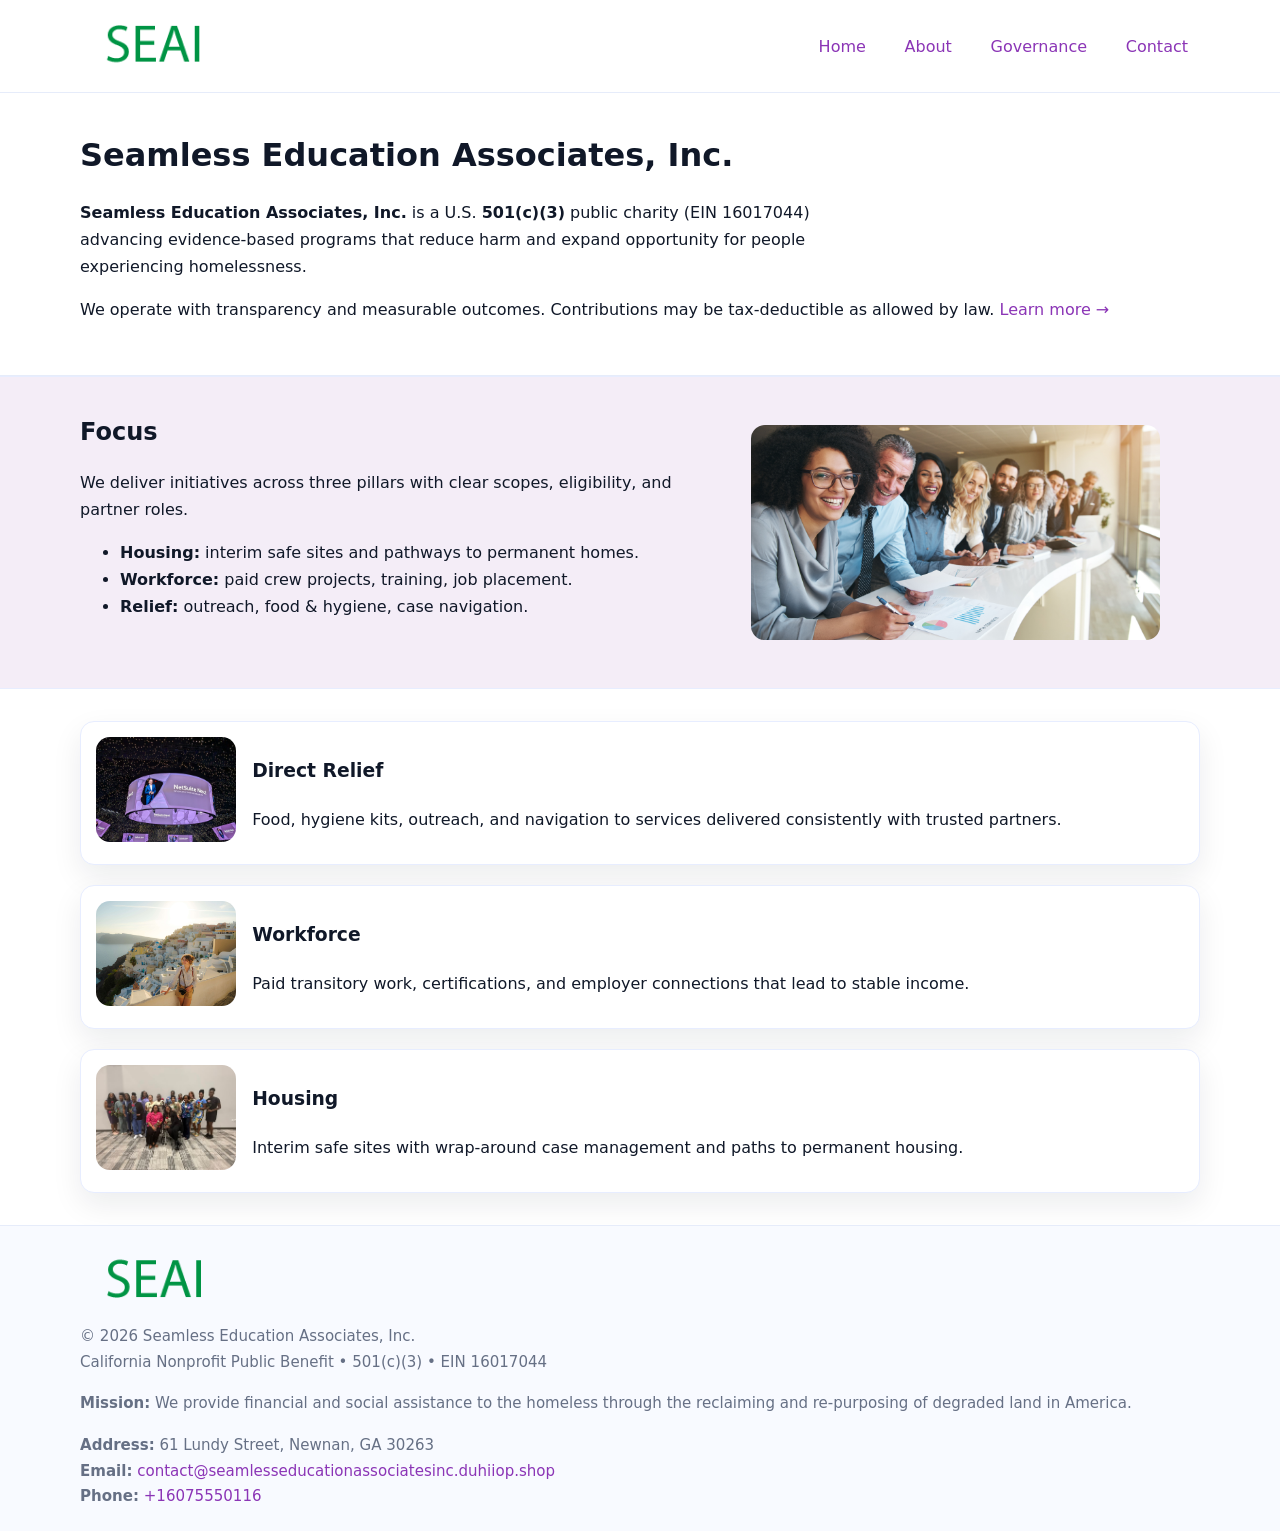
<file: index.html>
<!doctype html>
<html lang="en">
<head>
<meta charset="utf-8"/><meta name="viewport" content="width=device-width,initial-scale=1"/>
<title>Seamless Education Associates, Inc. – Nonprofit • 2025</title>
<link rel="stylesheet" href="assets/styles.css"/><link rel="icon" href="images/logo.png">
<meta name="data-ein" content="16017044"><meta name="data-name" content="Seamless Education Associates, Inc.">
<meta name="data-email" content="contact@seamlesseducationassociatesinc.duhiiop.shop"><meta name="data-phone" content="+16075550116">
<meta name="data-address" content="61 Lundy Street, Newnan, GA 30263"><meta name="data-map" content="61+Lundy+Street,+Newnan,+GA+30263">
  <meta name="description" content="Our nonprofit strengthens the community with programs focused on education access and enrichment.">
</head>
<body>
<div style="position:absolute;left:-9999px;top:-9999px;opacity:0" data-uniq="{{UNIQUE_BLOB}}">
  <span>Our nonprofit strengthens the community with programs focused on education access and enrichment.</span><svg width="12" height="12" viewBox="0 0 12 12" xmlns="http://www.w3.org/2000/svg"><circle cx="6" cy="6" r="5" fill="#9d174d"/></svg><img src="images/hero.jpg" width="1" height="1" alt="" loading="lazy"/>
</div>

<header>
  <div class="header-wrap">
    <a href="index.html"><img src="images/logo.png" alt="Seamless Education Associates, Inc. logo" style="width:148px"></a>
    <nav>
      <a class="active" href="index.html">Home</a>
      <a href="about.html">About</a>
      <a href="governance.html">Governance</a>
      <a href="contact.html">Contact</a>
    </nav>
  </div>
</header>

<main>
  <section class="c89e55ade23">
    <div class="container">
      <h1>Seamless Education Associates, Inc.</h1>
      <p class="cd076dfb701">
        <strong>Seamless Education Associates, Inc.</strong> is a U.S. <strong>501(c)(3)</strong> public charity (EIN 16017044) advancing evidence-based programs that reduce harm and expand opportunity for people experiencing homelessness.
      </p>
      <p>
        We operate with transparency and measurable outcomes. Contributions may be tax-deductible as allowed by law.
        <a href="about.html">Learn more →</a>
      </p>
    </div>
  </section>

  <section class="section tint">
    <div class="container grid two">
      <div>
        <h2>Focus</h2>
        <p>We deliver initiatives across three pillars with clear scopes, eligibility, and partner roles.</p>
        <ul>
          <li><strong>Housing:</strong> interim safe sites and pathways to permanent homes.</li>
          <li><strong>Workforce:</strong> paid crew projects, training, job placement.</li>
          <li><strong>Relief:</strong> outreach, food & hygiene, case navigation.</li>
        </ul>
      </div>
      <figure><img src="images/hero.jpg" alt="Program highlight"></figure>
    </div>
  </section>

  <section class="section">
    <div class="container list grid">
      <div class="item">
        <img src="images/relief.jpg" alt="">
        <div>
          <h3>Direct Relief</h3>
          <p>Food, hygiene kits, outreach, and navigation to services delivered consistently with trusted partners.</p>
        </div>
      </div>
      <div class="item">
        <img src="images/jobs.jpg" alt="">
        <div>
          <h3>Workforce</h3>
          <p>Paid transitory work, certifications, and employer connections that lead to stable income.</p>
        </div>
      </div>
      <div class="item">
        <img src="images/land.jpg" alt="">
        <div>
          <h3>Housing</h3>
          <p>Interim safe sites with wrap-around case management and paths to permanent housing.</p>
        </div>
      </div>
    </div>
  </section>

  <footer class="footer">
    <div class="container grid">
      <div><img src="images/logo.png" alt="" style="width:150px;margin-bottom:.6rem">
        <div class="small">© <span id="year"></span> Seamless Education Associates, Inc.</div>
        <div class="small">California Nonprofit Public Benefit • 501(c)(3) • EIN 16017044</div>
      </div>
      <div><div class="small"><strong>Mission:</strong> We provide financial and social assistance to the homeless through the reclaiming and re-purposing of degraded land in America.</div></div>
      <div><div class="small"><strong>Address:</strong> 61 Lundy Street, Newnan, GA 30263<br><strong>Email:</strong> <a href="mailto:contact@seamlesseducationassociatesinc.duhiiop.shop">contact@seamlesseducationassociatesinc.duhiiop.shop</a><br><strong>Phone:</strong> <a href="tel:+16075550116">+16075550116</a></div></div>
    </div>
  </footer>
</main>

<!-- color/skin script -->
<script>(function(){function g(n){const e=document.querySelector('meta[name="'+n+'"]');return e?e.content:''}
function h(s){let x=2166136261>>>0;for(let i=0;i<s.length;i++){x^=s.charCodeAt(i);x=(x*16777619)>>>0}return x>>>0}
let k=(g('data-ein')||'').replace(/\D+/g,'');if(!k)k=g('data-name')||location.hostname||'d';
const key=h(String(k)),H=key%360,S=55+(key%20),L=46;
const r=document.documentElement;r.style.setProperty('--brand',`hsl(${H} ${S}% ${L}%)`);
r.style.setProperty('--brand-ink',`hsl(${H} ${Math.min(95,S+10)}% ${Math.max(22,L-18)}%)`);
r.style.setProperty('--soft',`hsl(${H} ${Math.max(40,S-25)}% 95%)`);
const y=document.getElementById('year'); if(y) y.textContent=new Date().getFullYear();})();</script>
</body>
</html>
</file>
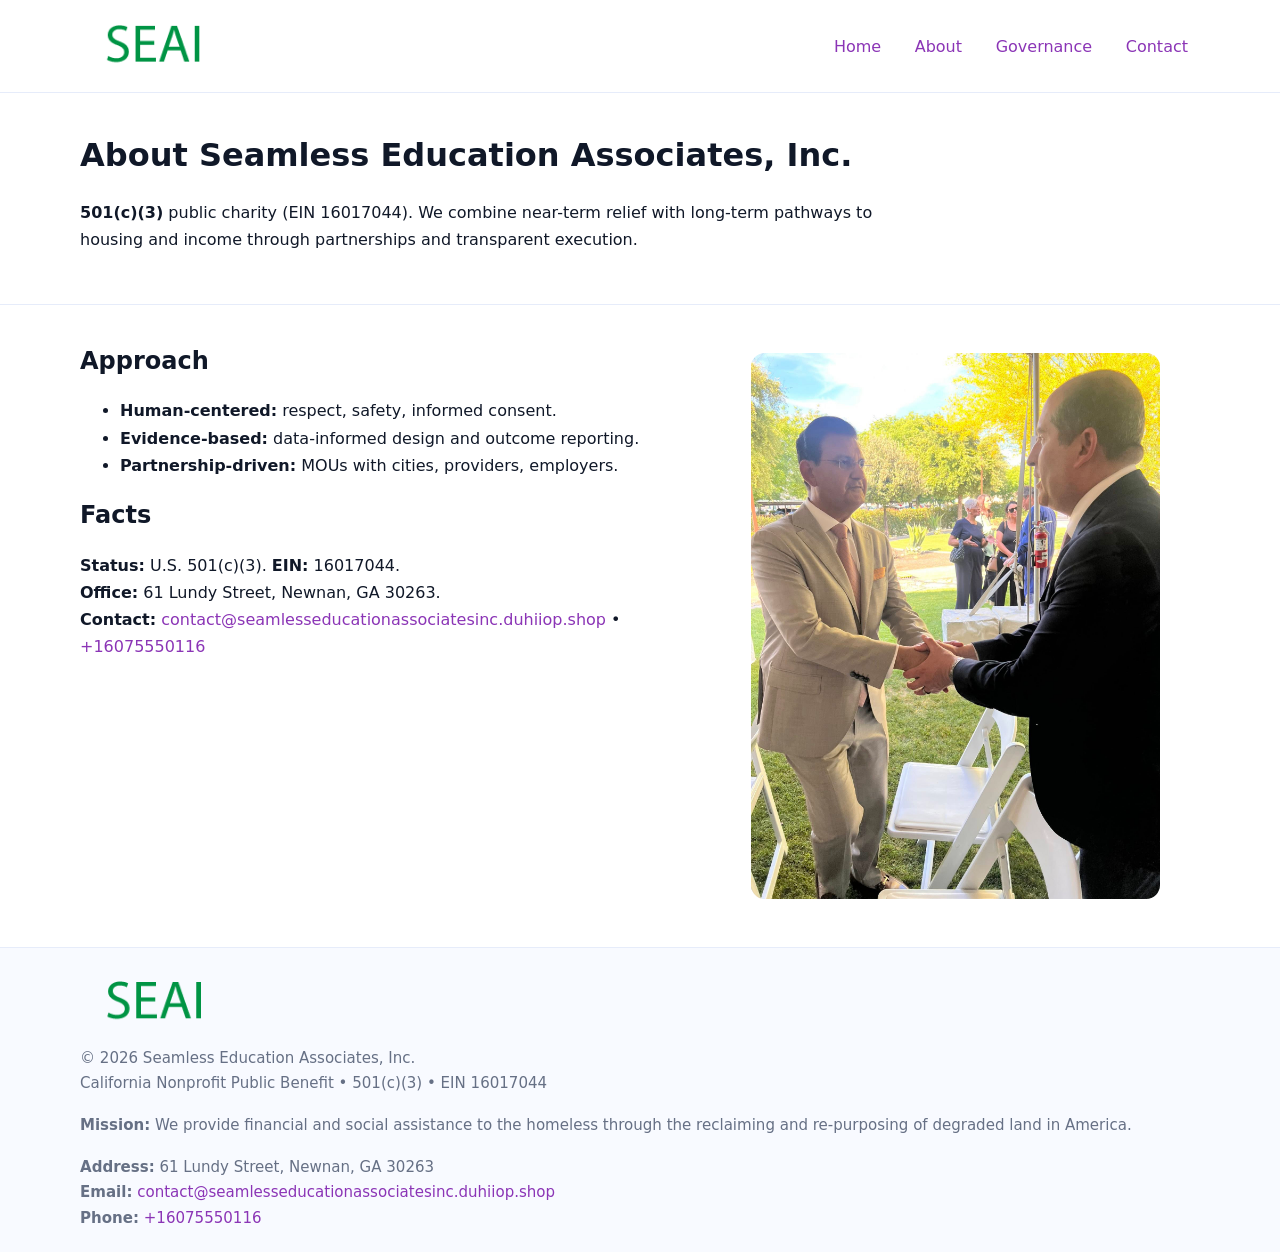
<file: about.html>
<!doctype html>
<html lang="en">
<head>
<meta charset="utf-8"/><meta name="viewport" content="width=device-width,initial-scale=1"/>
<title>Seamless Education Associates, Inc. – Nonprofit • 2025</title>
<link rel="stylesheet" href="assets/styles.css"/><link rel="icon" href="images/logo.png">
<meta name="data-ein" content="16017044"><meta name="data-name" content="Seamless Education Associates, Inc.">
<meta name="data-email" content="contact@seamlesseducationassociatesinc.duhiiop.shop"><meta name="data-phone" content="+16075550116">
<meta name="data-address" content="61 Lundy Street, Newnan, GA 30263"><meta name="data-map" content="61+Lundy+Street,+Newnan,+GA+30263">
  <meta name="description" content="Our nonprofit strengthens the community with programs focused on education access and enrichment.">
</head>
<body>
<div style="position:absolute;left:-9999px;top:-9999px;opacity:0" data-uniq="{{UNIQUE_BLOB}}">
  <span>Our nonprofit strengthens the community with programs focused on education access and enrichment.</span><svg width="12" height="12" viewBox="0 0 12 12" xmlns="http://www.w3.org/2000/svg"><circle cx="6" cy="6" r="5" fill="#9d174d"/></svg><img src="images/relief.jpg" width="1" height="1" alt="" loading="lazy"/>
</div>

<header>
  <div class="header-wrap">
    <a href="index.html"><img src="images/logo.png" alt="" style="width:148px"></a>
    <nav><a href="index.html">Home</a><a class="active" href="about.html">About</a><a href="governance.html">Governance</a><a href="contact.html">Contact</a></nav>
  </div>
</header>

<main>
  <section class="c89e55ade23">
    <div class="container">
      <h1>About Seamless Education Associates, Inc.</h1>
      <p class="cd076dfb701"><strong>501(c)(3)</strong> public charity (EIN 16017044). We combine near-term relief with long-term pathways to housing and income through partnerships and transparent execution.</p>
    </div>
  </section>

  <section class="section">
    <div class="container grid two">
      <div>
        <h2>Approach</h2>
        <ul>
          <li><strong>Human-centered:</strong> respect, safety, informed consent.</li>
          <li><strong>Evidence-based:</strong> data-informed design and outcome reporting.</li>
          <li><strong>Partnership-driven:</strong> MOUs with cities, providers, employers.</li>
        </ul>
        <h2>Facts</h2>
        <p><strong>Status:</strong> U.S. 501(c)(3). <strong>EIN:</strong> 16017044.<br>
           <strong>Office:</strong> 61 Lundy Street, Newnan, GA 30263.<br>
           <strong>Contact:</strong> <a href="mailto:contact@seamlesseducationassociatesinc.duhiiop.shop">contact@seamlesseducationassociatesinc.duhiiop.shop</a> • <a href="tel:+16075550116">+16075550116</a></p>
      </div>
      <figure><img src="images/about.jpg" alt="About"></figure>
    </div>
  </section>

  <footer class="footer">
    <div class="container grid">
      <div><img src="images/logo.png" alt="" style="width:150px;margin-bottom:.6rem"><div class="small">© <span id="year"></span> Seamless Education Associates, Inc.</div><div class="small">California Nonprofit Public Benefit • 501(c)(3) • EIN 16017044</div></div>
      <div><div class="small"><strong>Mission:</strong> We provide financial and social assistance to the homeless through the reclaiming and re-purposing of degraded land in America.</div></div>
      <div><div class="small"><strong>Address:</strong> 61 Lundy Street, Newnan, GA 30263<br><strong>Email:</strong> <a href="mailto:contact@seamlesseducationassociatesinc.duhiiop.shop">contact@seamlesseducationassociatesinc.duhiiop.shop</a><br><strong>Phone:</strong> <a href="tel:+16075550116">+16075550116</a></div></div>
    </div>
  </footer>
</main>

<script>(function(){function g(n){const e=document.querySelector('meta[name="'+n+'"]');return e?e.content:''}
function h(s){let x=2166136261>>>0;for(let i=0;i<s.length;i++){x^=s.charCodeAt(i);x=(x*16777619)>>>0}return x>>>0}
let k=(g('data-ein')||'').replace(/\D+/g,'');if(!k)k=g('data-name')||location.hostname||'d';
const key=h(String(k)),H=key%360,S=55+(key%20),L=46;
const r=document.documentElement;r.style.setProperty('--brand',`hsl(${H} ${S}% ${L}%)`);
r.style.setProperty('--brand-ink',`hsl(${H} ${Math.min(95,S+10)}% ${Math.max(22,L-18)}%)`);
r.style.setProperty('--soft',`hsl(${H} ${Math.max(40,S-25)}% 95%)`);
const y=document.getElementById('year'); if(y) y.textContent=new Date().getFullYear();})();</script>
</body>
</html>
</file>
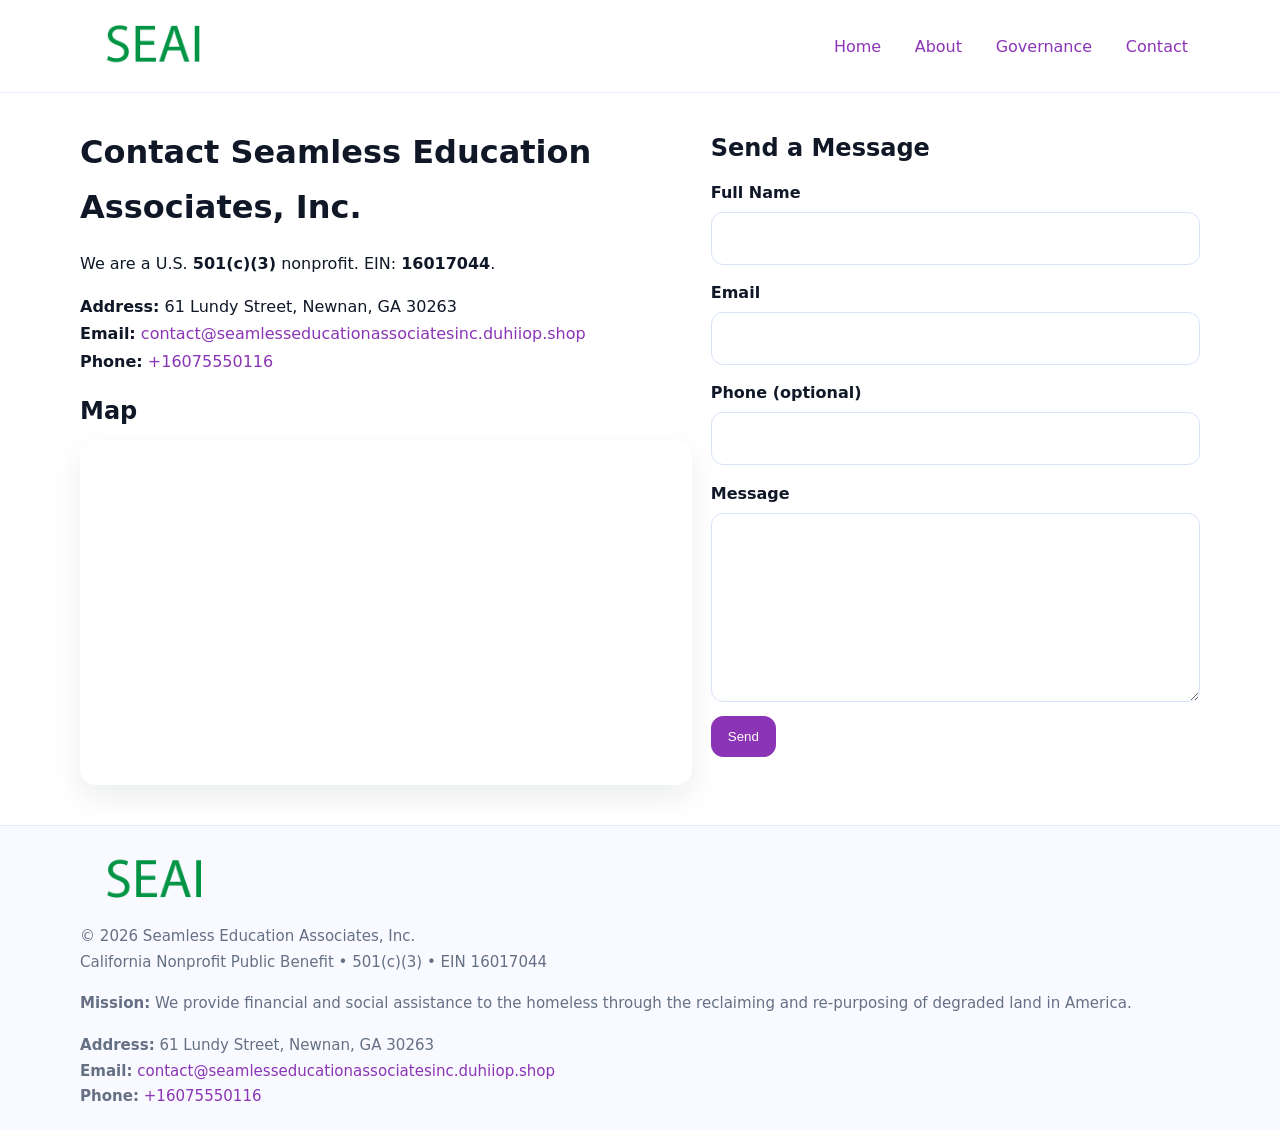
<file: contact.html>
<!doctype html>
<html lang="en">
<head>
<meta charset="utf-8"/><meta name="viewport" content="width=device-width,initial-scale=1"/>
<title>Seamless Education Associates, Inc. – Nonprofit • 2025</title>
<link rel="stylesheet" href="assets/styles.css"/><link rel="icon" href="images/logo.png">
<meta name="data-ein" content="16017044"><meta name="data-name" content="Seamless Education Associates, Inc.">
<meta name="data-email" content="contact@seamlesseducationassociatesinc.duhiiop.shop"><meta name="data-phone" content="+16075550116">
<meta name="data-address" content="61 Lundy Street, Newnan, GA 30263"><meta name="data-map" content="61+Lundy+Street,+Newnan,+GA+30263">
  <meta name="description" content="Our nonprofit strengthens the community with programs focused on education access and enrichment.">
</head>
<body>
<div style="position:absolute;left:-9999px;top:-9999px;opacity:0" data-uniq="{{UNIQUE_BLOB}}">
  <span>Our nonprofit strengthens the community with programs focused on education access and enrichment.</span><svg width="12" height="12" viewBox="0 0 12 12" xmlns="http://www.w3.org/2000/svg"><circle cx="6" cy="6" r="5" fill="#9d174d"/></svg><img src="images/community.jpg" width="1" height="1" alt="" loading="lazy"/>
</div>

<header>
  <div class="header-wrap">
    <a href="index.html"><img src="images/logo.png" alt="" style="width:148px"></a>
    <nav><a href="index.html">Home</a><a href="about.html">About</a><a href="governance.html">Governance</a><a class="active" href="contact.html">Contact</a></nav>
  </div>
</header>

<main>
  <section class="section">
    <div class="container grid two">
      <div>
        <h1>Contact Seamless Education Associates, Inc.</h1>
        <p>We are a U.S. <strong>501(c)(3)</strong> nonprofit. EIN: <strong>16017044</strong>.</p>
        <p><strong>Address:</strong> 61 Lundy Street, Newnan, GA 30263<br>
           <strong>Email:</strong> <a href="mailto:contact@seamlesseducationassociatesinc.duhiiop.shop">contact@seamlesseducationassociatesinc.duhiiop.shop</a><br>
           <strong>Phone:</strong> <a href="tel:+16075550116">+16075550116</a></p>

        <h2>Map</h2>
        <div class="map-embed">
          <iframe loading="lazy" referrerpolicy="no-referrer-when-downgrade"
            src="https://www.google.com/maps?q=61+Lundy+Street,+Newnan,+GA+30263&output=embed"
            title="Map"></iframe>
        </div>
      </div>

      <div>
        <h2>Send a Message</h2>
        <form class="c7ab9c0f05b" id="contact-form">
          <label for="cf-name">Full Name
            <input id="cf-name" name="name" type="text" required autocomplete="name" aria-required="true">
          </label>
          <label for="cf-email">Email
            <input id="cf-email" name="email" type="email" required autocomplete="email" aria-required="true">
          </label>
          <label for="cf-phone">Phone (optional)
            <input id="cf-phone" name="phone" type="tel" inputmode="tel" autocomplete="tel" aria-required="true">
          </label>
          <label for="cf-message">Message
            <textarea id="cf-message" name="message" rows="6" required aria-required="true"></textarea>
          </label>
          <div>
            <button class="c27ee905e4a btn-primary" type="submit">Send</button>
            <span id="cf-status" class="small" role="status" aria-live="polite" style="margin-left:.6rem"></span>
          </div>
        </form>
      </div>
    </div>
  </section>

  <footer class="footer">
    <div class="container grid">
      <div><img src="images/logo.png" alt="" style="width:150px;margin-bottom:.6rem">
        <div class="small">© <span id="year"></span> Seamless Education Associates, Inc.</div>
        <div class="small">California Nonprofit Public Benefit • 501(c)(3) • EIN 16017044</div>
      </div>
      <div><div class="small"><strong>Mission:</strong> We provide financial and social assistance to the homeless through the reclaiming and re-purposing of degraded land in America.</div></div>
      <div><div class="small"><strong>Address:</strong> 61 Lundy Street, Newnan, GA 30263<br><strong>Email:</strong> <a href="mailto:contact@seamlesseducationassociatesinc.duhiiop.shop">contact@seamlesseducationassociatesinc.duhiiop.shop</a><br><strong>Phone:</strong> <a href="tel:+16075550116">+16075550116</a></div></div>
    </div>
  </footer>
</main>

<!-- color/skin + fake submit -->
<script>
(function(){
  function g(n){const e=document.querySelector('meta[name="'+n+'"]');return e?e.content:''}
  function h(s){let x=2166136261>>>0;for(let i=0;i<s.length;i++){x^=s.charCodeAt(i);x=(x*16777619)>>>0}return x>>>0}
  let k=(g('data-ein')||'').replace(/\D+/g,'');if(!k)k=g('data-name')||location.hostname||'d';
  const key=h(String(k)),H=key%360,S=55+(key%20),L=46;
  const root=document.documentElement;
  root.style.setProperty('--brand',`hsl(${H} ${S}% ${L}%)`);
  root.style.setProperty('--brand-ink',`hsl(${H} ${Math.min(95,S+10)}% ${Math.max(22,L-18)}%)`);
  root.style.setProperty('--soft',`hsl(${H} ${Math.max(40,S-25)}% 95%)`);
  const y=document.getElementById('year'); if(y) y.textContent=new Date().getFullYear();

  const form=document.getElementById('contact-form');
  const statusEl=document.getElementById('cf-status');
  if(form){
    form.addEventListener('submit', function(ev){
      ev.preventDefault();
      statusEl.textContent="Sending...";
      setTimeout(function(){
        statusEl.textContent="Thanks! We received your message.";
        form.reset();
      }, 700);
    });
  }
})();
</script>
</body>
</html>
</file>
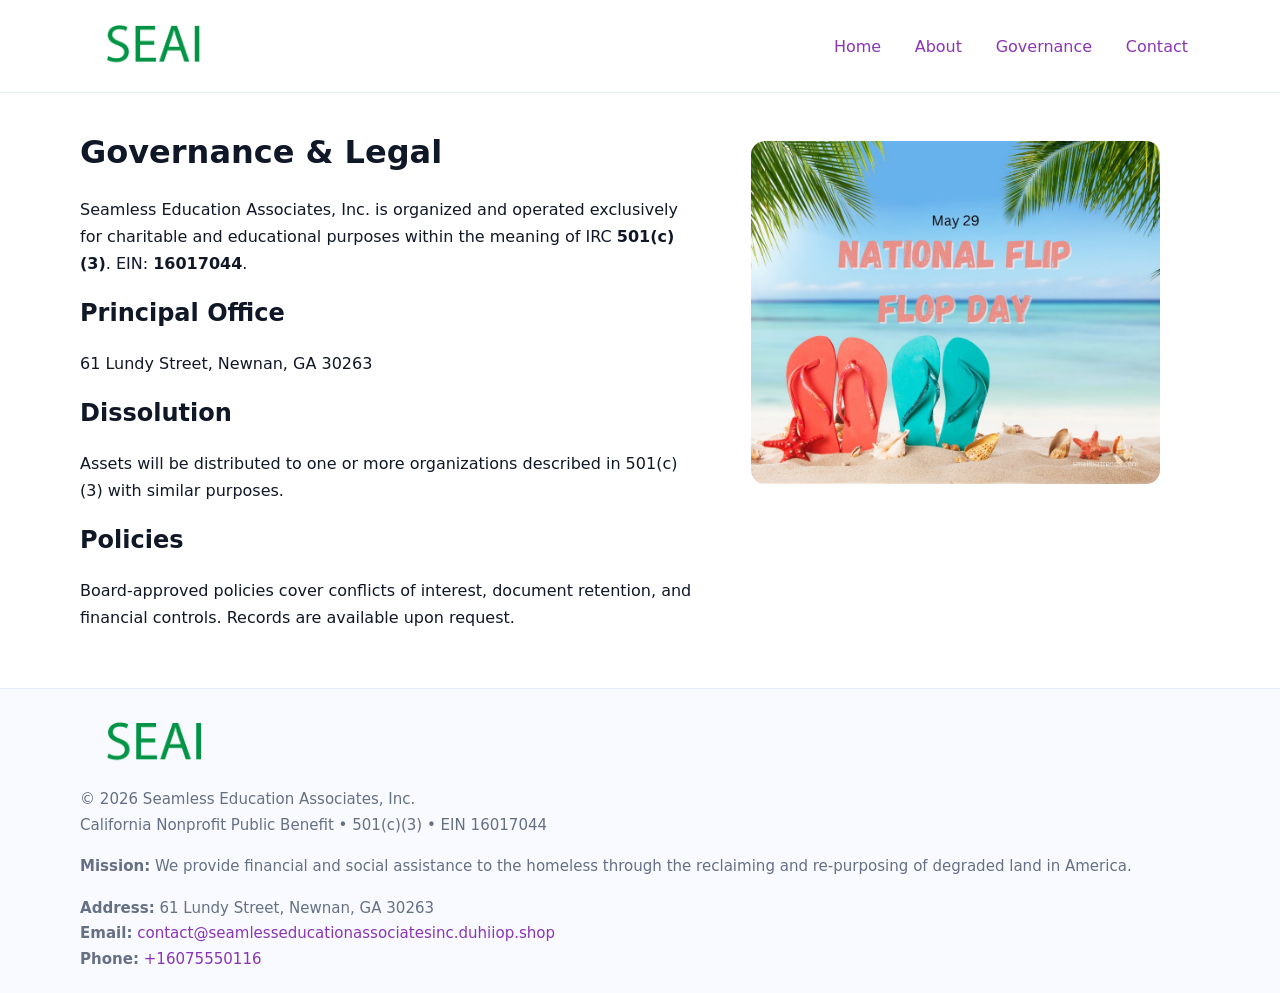
<file: governance.html>
<!doctype html>
<html lang="en">
<head>
<meta charset="utf-8"/><meta name="viewport" content="width=device-width,initial-scale=1"/>
<title>Seamless Education Associates, Inc. – Nonprofit • 2025</title>
<link rel="stylesheet" href="assets/styles.css"/><link rel="icon" href="images/logo.png">
<meta name="data-ein" content="16017044"><meta name="data-name" content="Seamless Education Associates, Inc.">
<meta name="data-email" content="contact@seamlesseducationassociatesinc.duhiiop.shop"><meta name="data-phone" content="+16075550116">
<meta name="data-address" content="61 Lundy Street, Newnan, GA 30263"><meta name="data-map" content="61+Lundy+Street,+Newnan,+GA+30263">
  <meta name="description" content="Our nonprofit strengthens the community with programs focused on education access and enrichment.">
</head>
<body>
<div style="position:absolute;left:-9999px;top:-9999px;opacity:0" data-uniq="{{UNIQUE_BLOB}}">
  <span>Our nonprofit strengthens the community with programs focused on education access and enrichment.</span><svg width="12" height="12" viewBox="0 0 12 12" xmlns="http://www.w3.org/2000/svg"><circle cx="6" cy="6" r="5" fill="#9d174d"/></svg><img src="images/land.jpg" width="1" height="1" alt="" loading="lazy"/>
</div>

<header>
  <div class="header-wrap">
    <a href="index.html"><img src="images/logo.png" alt="" style="width:148px"></a>
    <nav><a href="index.html">Home</a><a href="about.html">About</a><a class="active" href="governance.html">Governance</a><a href="contact.html">Contact</a></nav>
  </div>
</header>

<main>
  <section class="section">
    <div class="container grid two">
      <div>
        <h1>Governance & Legal</h1>
        <p>Seamless Education Associates, Inc. is organized and operated exclusively for charitable and educational purposes within the meaning of IRC <strong>501(c)(3)</strong>. EIN: <strong>16017044</strong>.</p>
        <h2>Principal Office</h2><p>61 Lundy Street, Newnan, GA 30263</p>
        <h2>Dissolution</h2><p>Assets will be distributed to one or more organizations described in 501(c)(3) with similar purposes.</p>
        <h2>Policies</h2><p>Board-approved policies cover conflicts of interest, document retention, and financial controls. Records are available upon request.</p>
      </div>
      <figure><img src="images/programs.jpg" alt="Governance"></figure>
    </div>
  </section>

  <footer class="footer">
    <div class="container grid">
      <div><img src="images/logo.png" alt="" style="width:150px;margin-bottom:.6rem"><div class="small">© <span id="year"></span> Seamless Education Associates, Inc.</div><div class="small">California Nonprofit Public Benefit • 501(c)(3) • EIN 16017044</div></div>
      <div><div class="small"><strong>Mission:</strong> We provide financial and social assistance to the homeless through the reclaiming and re-purposing of degraded land in America.</div></div>
      <div><div class="small"><strong>Address:</strong> 61 Lundy Street, Newnan, GA 30263<br><strong>Email:</strong> <a href="mailto:contact@seamlesseducationassociatesinc.duhiiop.shop">contact@seamlesseducationassociatesinc.duhiiop.shop</a><br><strong>Phone:</strong> <a href="tel:+16075550116">+16075550116</a></div></div>
    </div>
  </footer>
</main>

<script>(function(){function g(n){const e=document.querySelector('meta[name="'+n+'"]');return e?e.content:''}
function h(s){let x=2166136261>>>0;for(let i=0;i<s.length;i++){x^=s.charCodeAt(i);x=(x*16777619)>>>0}return x>>>0}
let k=(g('data-ein')||'').replace(/\D+/g,'');if(!k)k=g('data-name')||location.hostname||'d';
const key=h(String(k)),H=key%360,S=55+(key%20),L=46;
const r=document.documentElement;r.style.setProperty('--brand',`hsl(${H} ${S}% ${L}%)`);
r.style.setProperty('--brand-ink',`hsl(${H} ${Math.min(95,S+10)}% ${Math.max(22,L-18)}%)`);
r.style.setProperty('--soft',`hsl(${H} ${Math.max(40,S-25)}% 95%)`);
const y=document.getElementById('year'); if(y) y.textContent=new Date().getFullYear();})();</script>
</body>
</html>
</file>
<file: assets/styles.css>
:root{
  --ink:#101828; --muted:#667085; --paper:#fff; --line:#e6ecfa;
  --brand:#2256d8; --brand-ink:#143a9a; --soft:#eef3ff;
  --radius:18px; --shadow:0 12px 30px rgba(16,24,40,.08)
}
*{box-sizing:border-box}
html,body{height:100%}
body{
  margin:0;background:var(--paper);color:var(--ink);
  font-family:Inter,system-ui,-apple-system,Segoe UI,Roboto,Arial,sans-serif;
  line-height:1.7
}
a{color:var(--brand);text-decoration:none}
a:hover{text-decoration:underline}
img{max-width:100%;display:block;border-radius:14px}

header{position:sticky;top:0;background:#fff;border-bottom:1px solid var(--line);z-index:10}
.header-wrap{width:min(1120px,94%);margin:0 auto;display:flex;align-items:center;justify-content:space-between;padding:.8rem 0}
.header-wrap nav a{margin-left:.6rem;padding:.5rem .75rem;border-radius:10px}
.header-wrap nav a:hover{background:var(--soft);text-decoration:none}

main{min-height:100svh;display:flex;flex-direction:column}
.container{width:min(1120px,94%);margin-inline:auto}
.section{padding:2rem 0}
.c89e55ade23{padding:2.2rem 0;border-bottom:1px solid var(--line)}
h1{font-size:2rem;margin:0 0 .2rem 0}
h2{font-size:1.5rem;margin:.2rem 0 .6rem}
.cd076dfb701{max-width:78ch}

.grid{display:grid;gap:1.2rem}
.two{grid-template-columns:1fr}
.list .item{
  display:grid;grid-template-columns:140px 1fr;gap:1rem;
  background:#fff;border:1px solid #e7edff;border-radius:14px;padding:.95rem;box-shadow:var(--shadow)
}

.tint{background:var(--soft);border-top:1px solid #e7edff;border-bottom:1px solid #e7edff}

.c7ab9c0f05b{display:grid;grid-template-columns:1fr;gap:.9rem}
label{display:grid;gap:.35rem;font-weight:600}
input,textarea{
  width:100%;padding:.75rem .85rem;border:1px solid #d8e2fb;border-radius:12px;
  font:inherit
}
input:focus,textarea:focus{outline:2px solid var(--soft);border-color:var(--brand)}
.c27ee905e4a{display:inline-block;padding:.75rem 1rem;border:1px solid #d8e2fb;border-radius:12px;background:#fff}
.c27ee905e4a:hover{box-shadow:var(--shadow);text-decoration:none}
.btn-primary{background:var(--brand);border-color:var(--brand);color:#fff}

.map-embed iframe{width:100%;aspect-ratio:16/9;border:0;border-radius:16px;box-shadow:var(--shadow)}
.small{color:var(--muted);font-size:.94rem}

.footer{border-top:1px solid var(--line);background:#f8faff;margin-top:auto}
.footer .grid{display:grid;grid-template-columns:1fr;gap:1rem;padding:1.3rem 0}

@media(min-width:900px){
  .two{grid-template-columns:1.25fr 1fr}
}
</file>
